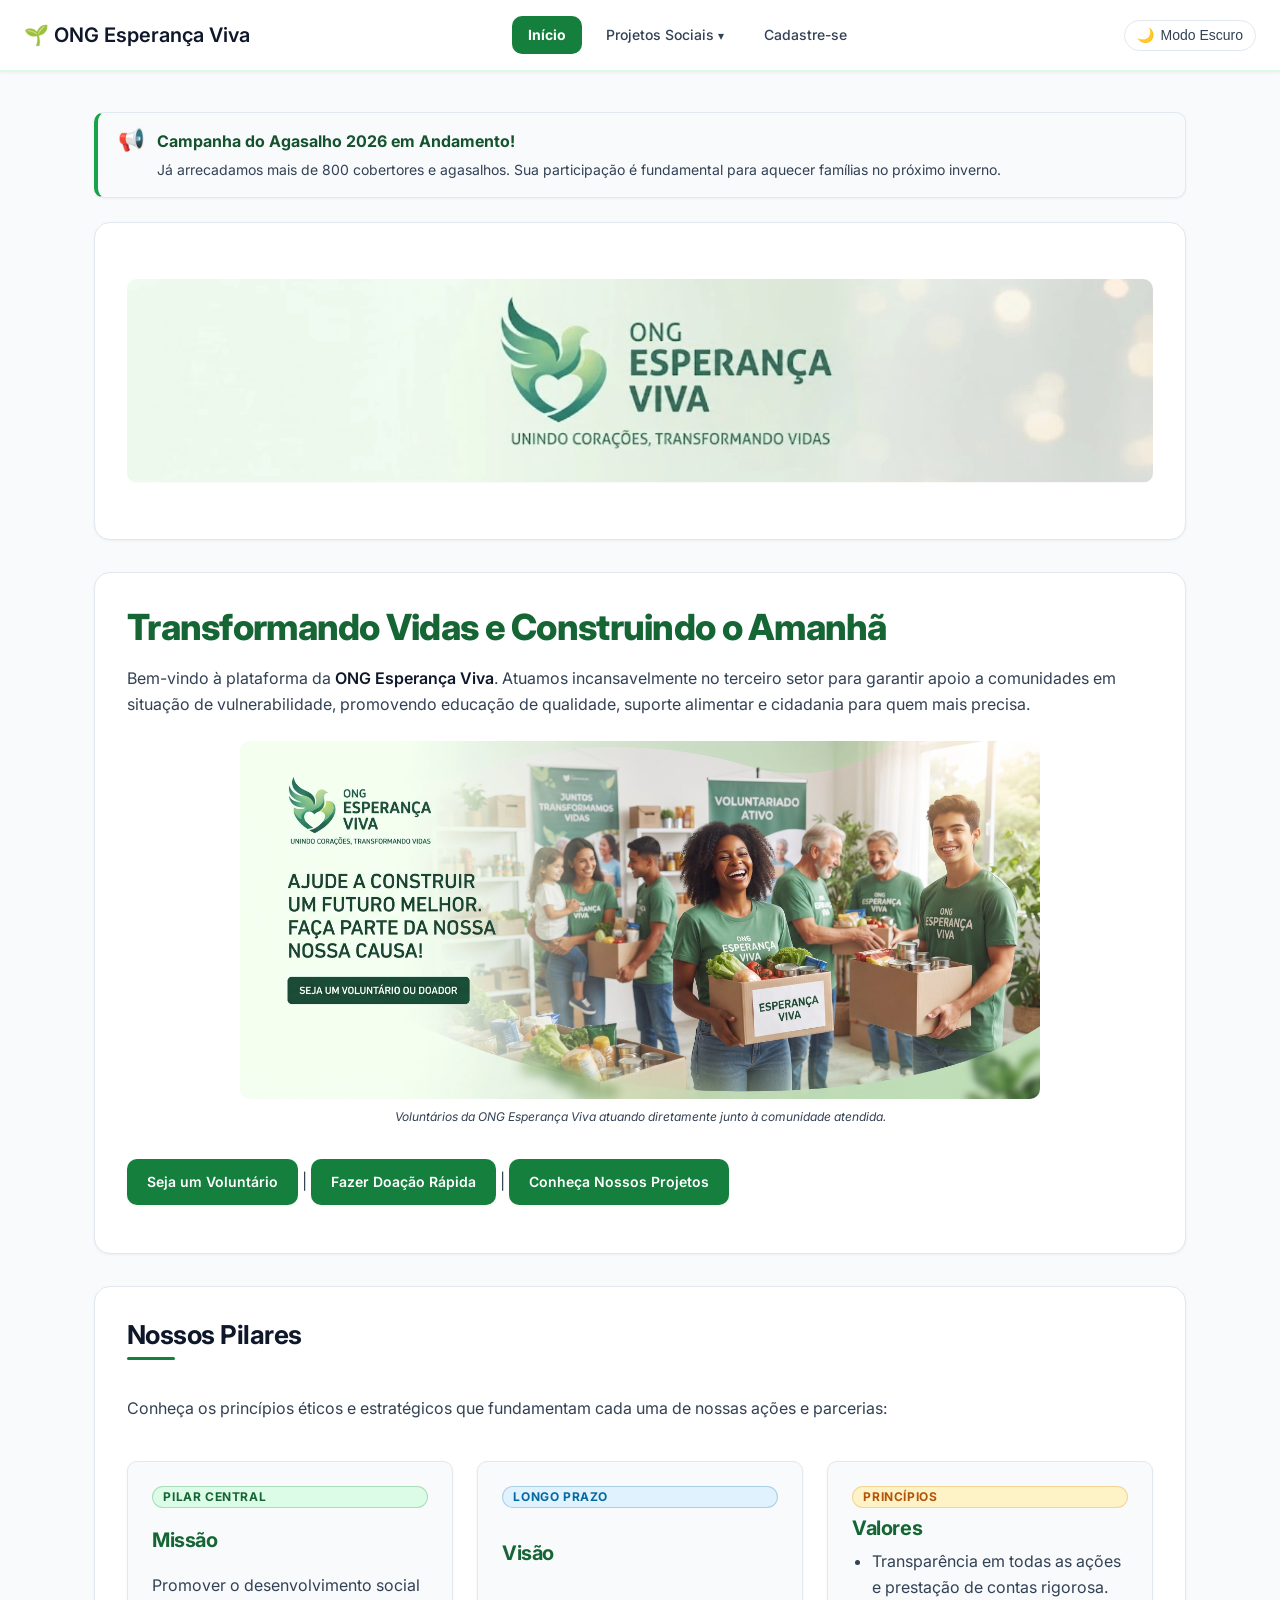
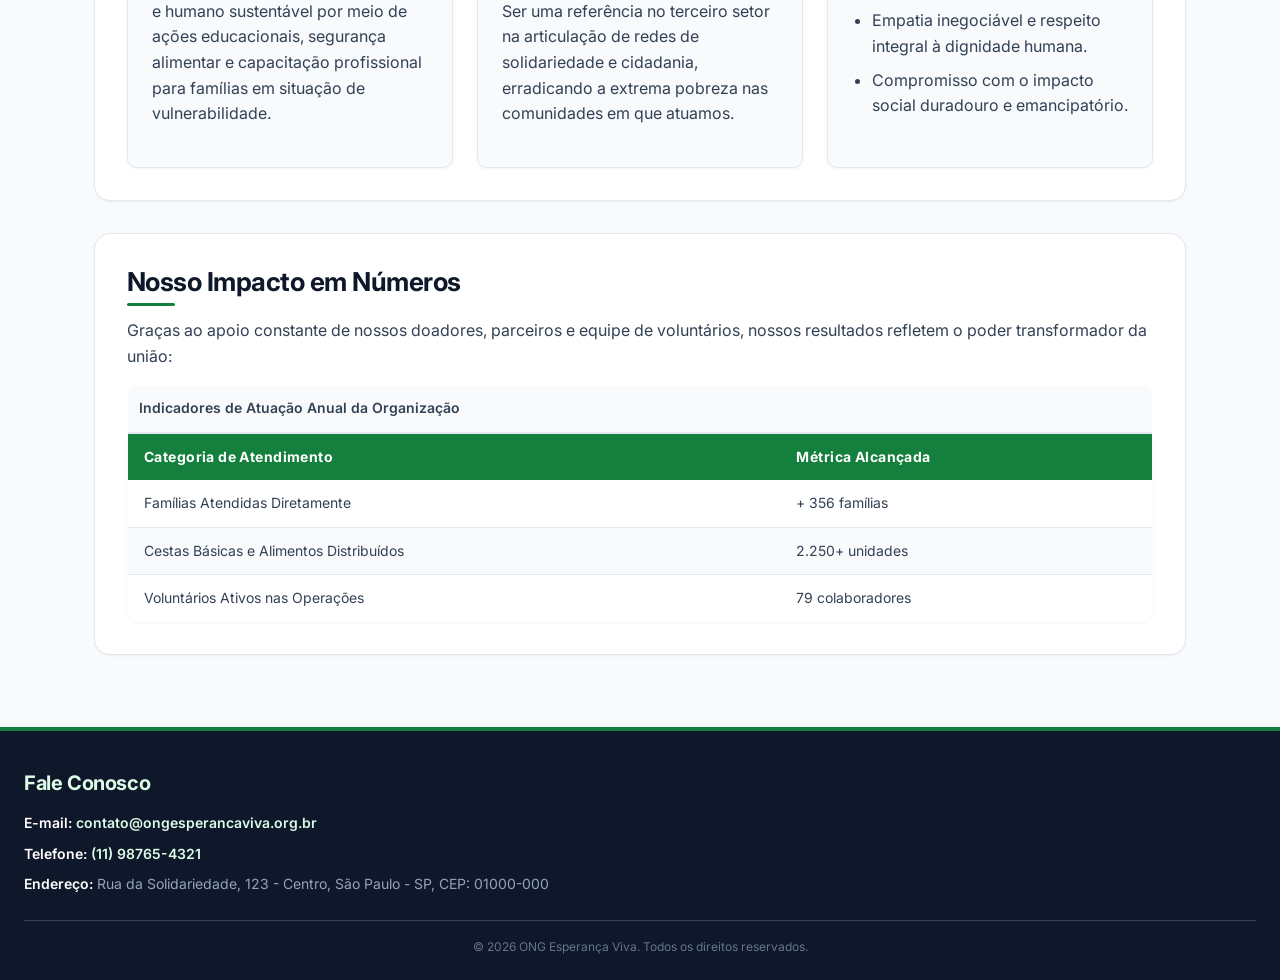
<file: index.html>
<!DOCTYPE html>
<html lang="pt-BR">
<head>
    <meta charset="UTF-8">
    <meta name="viewport" content="width=device-width, initial-scale=1.0">
    <meta name="description" content="Plataforma oficial da ONG Esperança Viva. Conectando voluntários e doadores para transformar vidas no terceiro setor através da educação e assistência social.">
    <title>Início | ONG Esperança Viva</title>
    <!-- Google Fonts: Inter -->
    <link rel="preconnect" href="https://fonts.googleapis.com">
    <link rel="preconnect" href="https://fonts.gstatic.com" crossorigin>
    <link href="https://fonts.googleapis.com/css2?family=Inter:wght@400;500;600;700;800&display=swap" rel="stylesheet">
    <!-- Folha de Estilos Global do Design System -->
    <link rel="stylesheet" href="css/style.css">
</head>
<body>

    <!-- Cabeçalho Institucional e Navegação Principal -->
    <header>
        <p><strong>🌱 ONG Esperança Viva</strong></p>
        <nav aria-label="Navegação Principal" class="main-nav">
            <!-- Controle do Menu Hambúrguer Mobile (100% CSS Nativo) -->
            <input type="checkbox" id="menu-toggle" class="menu-toggle" aria-label="Alternar Menu de Navegação">
            <label for="menu-toggle" class="menu-icon" aria-hidden="true">
                <span class="hamburger-bar"></span>
                <span class="hamburger-bar"></span>
                <span class="hamburger-bar"></span>
            </label>

            <!-- Lista de Navegação Principal -->
            <ul class="nav-list">
                <li><a href="index.html" aria-current="page">Início</a></li>
                <li class="dropdown">
                    <a href="projetos.html" class="dropdown-trigger">Projetos Sociais <span class="dropdown-arrow" aria-hidden="true">▾</span></a>
                    <ul class="dropdown-menu" aria-label="Submenu de Projetos Sociais">
                        <li><a href="projetos.html#educacao">Educação para o Futuro</a></li>
                        <li><a href="projetos.html#seguranca">Segurança Alimentar</a></li>
                        <li><a href="projetos.html#capacitacao">Capacitação Profissional</a></li>
                    </ul>
                </li>
                <li><a href="cadastro.html">Cadastre-se</a></li>
            </ul>
        </nav>

        <!-- Botão de Alternância de Tema Claro / Escuro -->
        <button type="button" id="theme-toggle" class="theme-toggle-btn" aria-label="Alternar para Modo Escuro">
            <span aria-hidden="true">🌙</span> Modo Escuro
        </button>
    </header>

    <!-- Conteúdo Principal da Página Inicial -->
    <main>

        <!-- Caixa de Alerta Semântica de Campanha Ativa -->
        <div class="alert alert-success" role="status">
            <span class="alert-icon" aria-hidden="true">📢</span>
            <div class="alert-content">
                <p class="alert-title">Campanha do Agasalho 2026 em Andamento!</p>
                <p class="alert-message">Já arrecadamos mais de 800 cobertores e agasalhos. Sua participação é fundamental para aquecer famílias no próximo inverno.</p>
            </div>
        </div>

        <!-- Banner Central Institucional -->
        <section aria-label="Banner de Destaque">
            <figure>
                <picture>
                    <source srcset="assets/banner.webp" type="image/webp">
                    <img src="assets/banner.jpg" alt="Banner oficial da ONG Esperança Viva com mensagem de solidariedade e transformação comunitária" width="1396" height="277" fetchpriority="high">
                </picture>
            </figure>
        </section>

        <!-- Seção de Apresentação com H1 Único -->
        <section id="apresentacao">
            <h1>Transformando Vidas e Construindo o Amanhã</h1>
            <p>Bem-vindo à plataforma da <strong>ONG Esperança Viva</strong>. Atuamos incansavelmente no terceiro setor para garantir apoio a comunidades em situação de vulnerabilidade, promovendo educação de qualidade, suporte alimentar e cidadania para quem mais precisa.</p>
            
            <figure>
                <picture>
                    <source srcset="assets/voluntario.webp" type="image/webp">
                    <img src="assets/voluntario.jpg" alt="Equipe de voluntários da ONG Esperança Viva reunida durante ação comunitária de acolhimento social" width="800" height="358" loading="lazy">
                </picture>
                <figcaption>Voluntários da ONG Esperança Viva atuando diretamente junto à comunidade atendida.</figcaption>
            </figure>

            <p>
                <a href="cadastro.html">Seja um Voluntário</a> | 
                <a href="#modal-doacao" data-modal-open>Fazer Doação Rápida</a> |
                <a href="projetos.html">Conheça Nossos Projetos</a>
            </p>
        </section>

        <!-- Seção de Pilares Institucionais -->
        <section id="missao-visao-valores">
            <h2>Nossos Pilares</h2>
            <p>Conheça os princípios éticos e estratégicos que fundamentam cada uma de nossas ações e parcerias:</p>
            
            <article>
                <span class="badge badge-success">Pilar Central</span>
                <h3>Missão</h3>
                <p>Promover o desenvolvimento social e humano sustentável por meio de ações educacionais, segurança alimentar e capacitação profissional para famílias em situação de vulnerabilidade.</p>
            </article>

            <article>
                <span class="badge badge-info">Longo Prazo</span>
                <h3>Visão</h3>
                <p>Ser uma referência no terceiro setor na articulação de redes de solidariedade e cidadania, erradicando a extrema pobreza nas comunidades em que atuamos.</p>
            </article>

            <article>
                <span class="badge badge-warning">Princípios</span>
                <h3>Valores</h3>
                <ul>
                    <li>Transparência em todas as ações e prestação de contas rigorosa.</li>
                    <li>Empatia inegociável e respeito integral à dignidade humana.</li>
                    <li>Compromisso com o impacto social duradouro e emancipatório.</li>
                </ul>
            </article>
        </section>

        <!-- Seção de Impacto Social com Tabela Semântica -->
        <section id="impacto">
            <h2>Nosso Impacto em Números</h2>
            <p>Graças ao apoio constante de nossos doadores, parceiros e equipe de voluntários, nossos resultados refletem o poder transformador da união:</p>
            
            <table>
                <caption>Indicadores de Atuação Anual da Organização</caption>
                <thead>
                    <tr>
                        <th scope="col">Categoria de Atendimento</th>
                        <th scope="col">Métrica Alcançada</th>
                    </tr>
                </thead>
                <tbody>
                    <tr>
                        <td>Famílias Atendidas Diretamente</td>
                        <td><span class="impact-value" data-counter="1500" data-prefix="+ " data-suffix=" famílias">+ 1.500 famílias</span></td>
                    </tr>
                    <tr>
                        <td>Cestas Básicas e Alimentos Distribuídos</td>
                        <td><span class="impact-value" data-counter="10000" data-suffix="+ unidades">10.000+ unidades</span></td>
                    </tr>
                    <tr>
                        <td>Voluntários Ativos nas Operações</td>
                        <td><span class="impact-value" data-counter="350" data-suffix=" colaboradores">350 colaboradores</span></td>
                    </tr>
                </tbody>
            </table>
        </section>

    </main>

    <!-- Notificação Flutuante Toast de Atualização -->
    <div class="toast-container" aria-live="polite" aria-atomic="true" aria-hidden="true">
        <div class="toast" role="status">
            <span class="toast-icon" aria-hidden="true">🔔</span>
            <div class="toast-body">
                <p class="toast-title">Novas Vagas de Voluntariado</p>
                <p class="toast-message">Inscrições abertas para a oficina de letramento digital.</p>
            </div>
            <button type="button" class="toast-close" aria-label="Fechar notificação">&times;</button>
        </div>
    </div>

    <!-- Janela Modal de Doação Rápida -->
    <div id="modal-doacao" class="modal-overlay" role="dialog" aria-modal="true" aria-labelledby="modal-titulo" aria-hidden="true" hidden>
        <div class="modal-card">
            <div class="modal-header">
                <h3 id="modal-titulo">Apoie a ONG Esperança Viva</h3>
                <button type="button" class="modal-close-btn" data-modal-close aria-label="Fechar janela modal">&times;</button>
            </div>
            <div class="modal-body">
                <p>Sua doação garante alimentação, material escolar e cursos profissionalizantes para famílias em vulnerabilidade social.</p>
                <div class="alert alert-info">
                    <span class="alert-icon" aria-hidden="true">💡</span>
                    <div class="alert-content">
                        <p class="alert-title">Chave PIX Oficial (CNPJ):</p>
                        <p class="alert-message"><strong id="pix-chave">12.345.678/0001-90</strong></p>
                    </div>
                </div>
            </div>
            <div class="modal-footer">
                <button type="button" class="btn-modal-cancel" data-modal-close>Voltar</button>
                <button type="button" class="btn-copy-pix" data-copy-pix data-pix-value="12.345.678/0001-90">Copiar chave PIX</button>
                <a href="cadastro.html" class="btn-modal-confirm">Quero ser Doador Mensal</a>
            </div>
        </div>
    </div>

    <!-- Rodapé Institucional -->
    <footer>
        <h3>Fale Conosco</h3>
        <address>
            <p><strong>E-mail:</strong> <a href="mailto:contato@ongesperancaviva.org.br">contato@ongesperancaviva.org.br</a></p>
            <p><strong>Telefone:</strong> <a href="tel:+5511987654321">(11) 98765-4321</a></p>
            <p><strong>Endereço:</strong> Rua da Solidariedade, 123 - Centro, São Paulo - SP, CEP: 01000-000</p>
        </address>
        <p>&copy; <span data-current-year>2026</span> ONG Esperança Viva. Todos os direitos reservados.</p>
    </footer>

    <script src="js/main.js" defer></script>
</body>
</html>
</file>
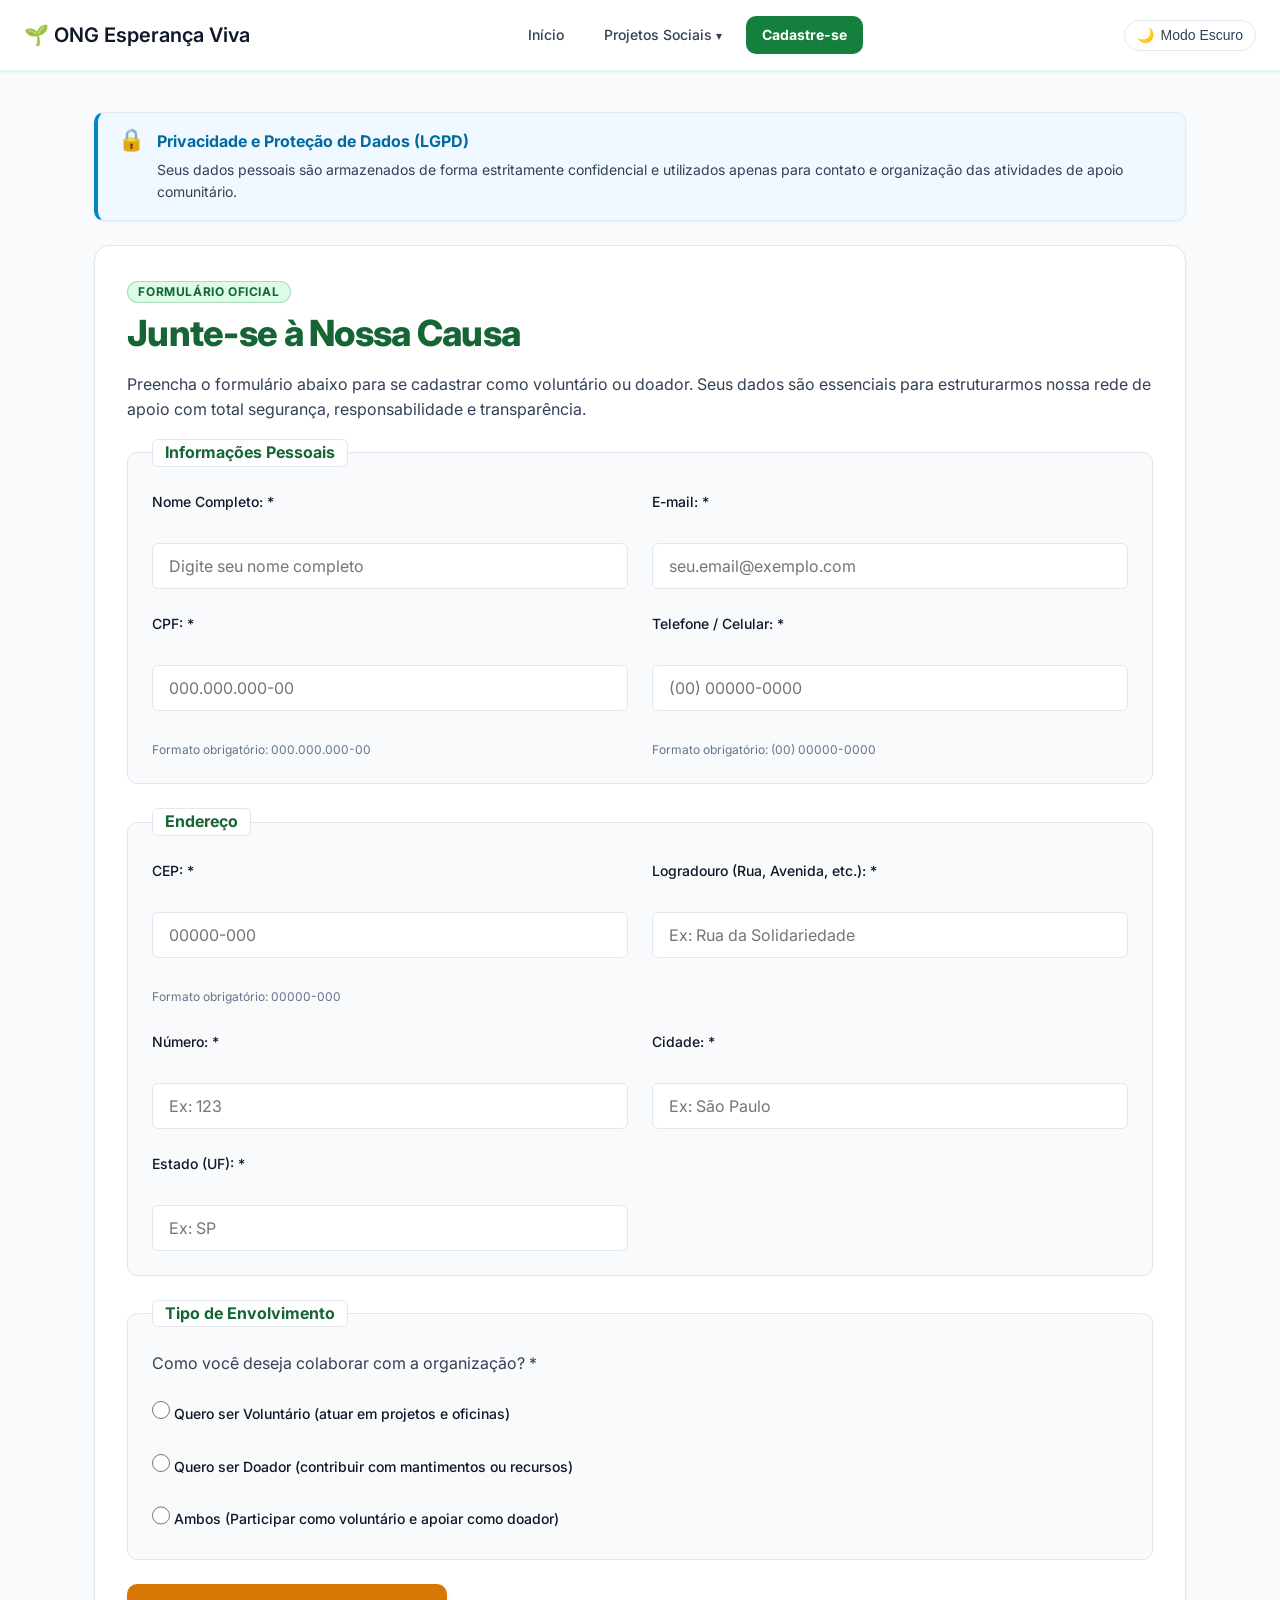
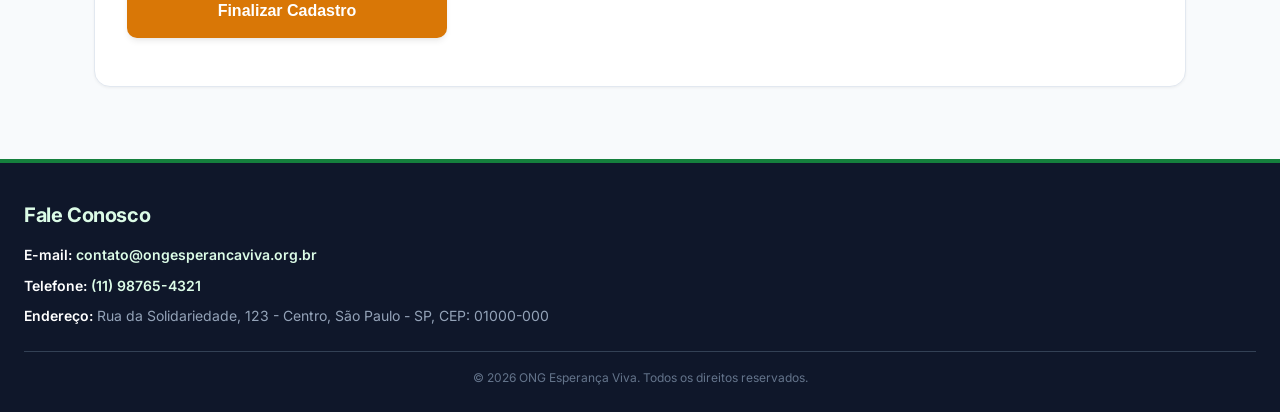
<file: cadastro.html>
<!DOCTYPE html>
<html lang="pt-BR">
<head>
    <meta charset="UTF-8">
    <meta name="viewport" content="width=device-width, initial-scale=1.0">
    <meta name="description" content="Faça seu cadastro como voluntário ou doador na ONG Esperança Viva e contribua para o desenvolvimento social e educacional de comunidades carentes.">
    <title>Cadastro | ONG Esperança Viva</title>
    <!-- Google Fonts: Inter -->
    <link rel="preconnect" href="https://fonts.googleapis.com">
    <link rel="preconnect" href="https://fonts.gstatic.com" crossorigin>
    <link href="https://fonts.googleapis.com/css2?family=Inter:wght@400;500;600;700;800&display=swap" rel="stylesheet">
    <!-- Folha de Estilos Global do Design System -->
    <link rel="stylesheet" href="css/style.css">
</head>
<body>

    <!-- Cabeçalho Institucional e Navegação Principal -->
    <header>
        <p><strong>🌱 ONG Esperança Viva</strong></p>
        <nav aria-label="Navegação Principal" class="main-nav">
            <!-- Controle do Menu Hambúrguer Mobile (100% CSS Nativo) -->
            <input type="checkbox" id="menu-toggle" class="menu-toggle" aria-label="Alternar Menu de Navegação">
            <label for="menu-toggle" class="menu-icon" aria-hidden="true">
                <span class="hamburger-bar"></span>
                <span class="hamburger-bar"></span>
                <span class="hamburger-bar"></span>
            </label>

            <!-- Lista de Navegação Principal -->
            <ul class="nav-list">
                <li><a href="index.html">Início</a></li>
                <li class="dropdown">
                    <a href="projetos.html" class="dropdown-trigger">Projetos Sociais <span class="dropdown-arrow" aria-hidden="true">▾</span></a>
                    <ul class="dropdown-menu" aria-label="Submenu de Projetos Sociais">
                        <li><a href="projetos.html#educacao">Educação para o Futuro</a></li>
                        <li><a href="projetos.html#seguranca">Segurança Alimentar</a></li>
                        <li><a href="projetos.html#capacitacao">Capacitação Profissional</a></li>
                    </ul>
                </li>
                <li><a href="cadastro.html" aria-current="page">Cadastre-se</a></li>
            </ul>
        </nav>

        <!-- Botão de Alternância de Tema Claro / Escuro -->
        <button type="button" id="theme-toggle" class="theme-toggle-btn" aria-label="Alternar para Modo Escuro">
            <span aria-hidden="true">🌙</span> Modo Escuro
        </button>
    </header>

    <!-- Conteúdo Principal da Página com Formulário Semântico -->
    <main>
        <!-- Caixa de Alerta de Privacidade e Segurança LGPD -->
        <div class="alert alert-info" role="status">
            <span class="alert-icon" aria-hidden="true">🔒</span>
            <div class="alert-content">
                <p class="alert-title">Privacidade e Proteção de Dados (LGPD)</p>
                <p class="alert-message">Seus dados pessoais são armazenados de forma estritamente confidencial e utilizados apenas para contato e organização das atividades de apoio comunitário.</p>
            </div>
        </div>

        <section id="secao-cadastro">
            <span class="badge badge-success">Formulário Oficial</span>
            <h1>Junte-se à Nossa Causa</h1>
            <p>Preencha o formulário abaixo para se cadastrar como voluntário ou doador. Seus dados são essenciais para estruturarmos nossa rede de apoio com total segurança, responsabilidade e transparência.</p>

            <form action="#" method="POST">
                
                <!-- Bloco 1: Informações Pessoais -->
                <fieldset>
                    <legend>Informações Pessoais</legend>
                    
                    <p>
                        <label for="nome">Nome Completo: *</label><br>
                        <input type="text" id="nome" name="nome" placeholder="Digite seu nome completo" required minlength="3" autocomplete="name">
                    </p>

                    <p>
                        <label for="email">E-mail: *</label><br>
                        <input type="email" id="email" name="email" placeholder="seu.email@exemplo.com" required autocomplete="email">
                    </p>

                    <p>
                        <label for="cpf">CPF: *</label><br>
                        <input type="text" id="cpf" name="cpf" placeholder="000.000.000-00" pattern="\d{3}\.\d{3}\.\d{3}-\d{2}" title="Digite o CPF no formato 000.000.000-00" required inputmode="numeric"><br>
                        <small>Formato obrigatório: 000.000.000-00</small>
                    </p>

                    <p>
                        <label for="telefone">Telefone / Celular: *</label><br>
                        <input type="tel" id="telefone" name="telefone" placeholder="(00) 00000-0000" pattern="\(\d{2}\)\s\d{5}-\d{4}" title="Digite o telefone no formato (00) 00000-0000" required autocomplete="tel"><br>
                        <small>Formato obrigatório: (00) 00000-0000</small>
                    </p>
                </fieldset>

                <!-- Bloco 2: Endereço -->
                <fieldset>
                    <legend>Endereço</legend>
                    
                    <p>
                        <label for="cep">CEP: *</label><br>
                        <input type="text" id="cep" name="cep" placeholder="00000-000" pattern="\d{5}-\d{3}" title="Digite o CEP no formato 00000-000" required inputmode="numeric"><br>
                        <small>Formato obrigatório: 00000-000</small>
                    </p>

                    <p>
                        <label for="endereco">Logradouro (Rua, Avenida, etc.): *</label><br>
                        <input type="text" id="endereco" name="endereco" placeholder="Ex: Rua da Solidariedade" required autocomplete="street-address">
                    </p>

                    <p>
                        <label for="numero">Número: *</label><br>
                        <input type="text" id="numero" name="numero" placeholder="Ex: 123" required>
                    </p>

                    <p>
                        <label for="cidade">Cidade: *</label><br>
                        <input type="text" id="cidade" name="cidade" placeholder="Ex: São Paulo" required autocomplete="address-level2">
                    </p>

                    <p>
                        <label for="estado">Estado (UF): *</label><br>
                        <input type="text" id="estado" name="estado" placeholder="Ex: SP" required maxlength="2" pattern="[A-Za-z]{2}" title="Digite a sigla do estado com 2 letras (ex: SP)">
                    </p>
                </fieldset>

                <!-- Bloco 3: Tipo de Envolvimento -->
                <fieldset>
                    <legend>Tipo de Envolvimento</legend>
                    
                    <p>Como você deseja colaborar com a organização? *</p>
                    
                    <p>
                        <label for="tipo-voluntario">
                            <input type="radio" id="tipo-voluntario" name="tipo_envolvimento" value="voluntario" required> Quero ser Voluntário (atuar em projetos e oficinas)
                        </label>
                    </p>
                    
                    <p>
                        <label for="tipo-doador">
                            <input type="radio" id="tipo-doador" name="tipo_envolvimento" value="doador" required> Quero ser Doador (contribuir com mantimentos ou recursos)
                        </label>
                    </p>
                    
                    <p>
                        <label for="tipo-ambos">
                            <input type="radio" id="tipo-ambos" name="tipo_envolvimento" value="ambos" required> Ambos (Participar como voluntário e apoiar como doador)
                        </label>
                    </p>
                </fieldset>

                <!-- Botão de Envio do Formulário -->
                <p>
                    <button type="submit">Finalizar Cadastro</button>
                </p>

            </form>
        </section>
    </main>

    <!-- Rodapé Institucional -->
    <footer>
        <h3>Fale Conosco</h3>
        <address>
            <p><strong>E-mail:</strong> <a href="mailto:contato@ongesperancaviva.org.br">contato@ongesperancaviva.org.br</a></p>
            <p><strong>Telefone:</strong> <a href="tel:+5511987654321">(11) 98765-4321</a></p>
            <p><strong>Endereço:</strong> Rua da Solidariedade, 123 - Centro, São Paulo - SP, CEP: 01000-000</p>
        </address>
        <p>&copy; <span data-current-year>2026</span> ONG Esperança Viva. Todos os direitos reservados.</p>
    </footer>

    <script src="js/main.js" defer></script>
</body>
</html>
</file>
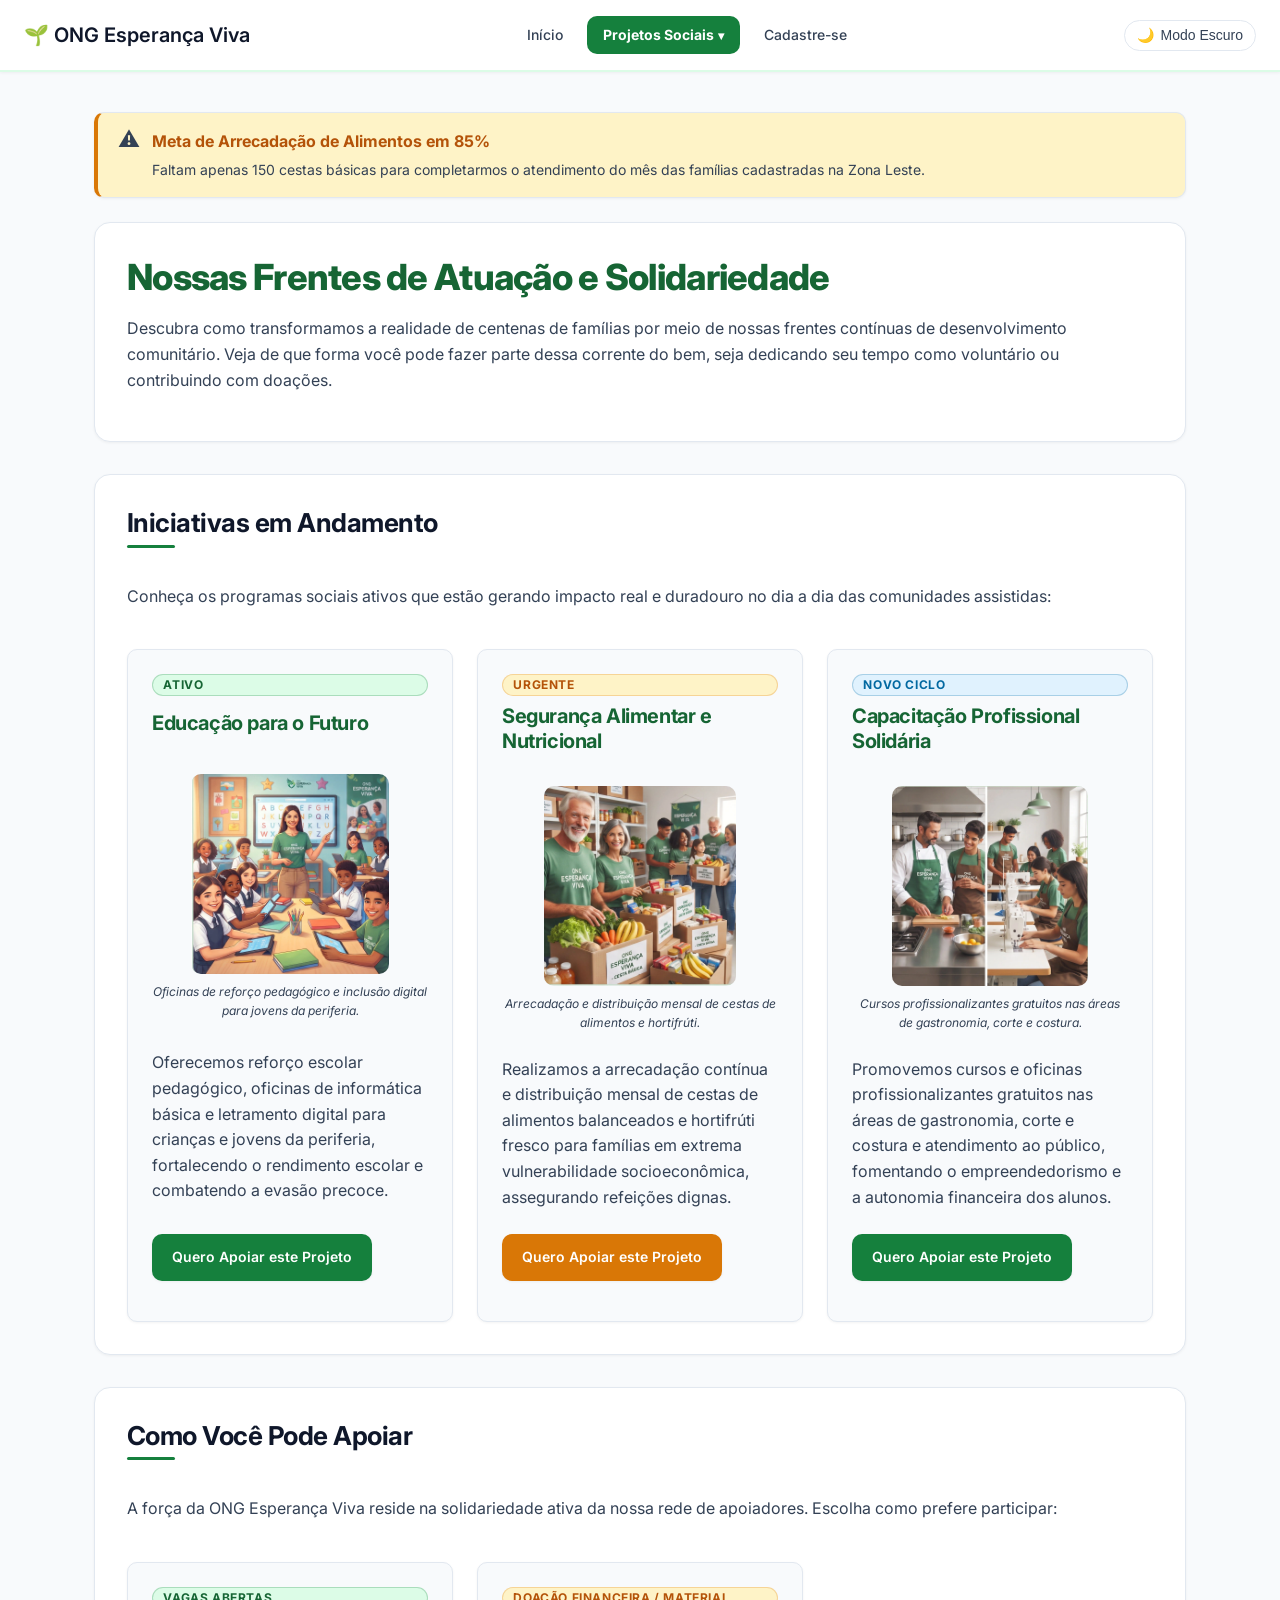
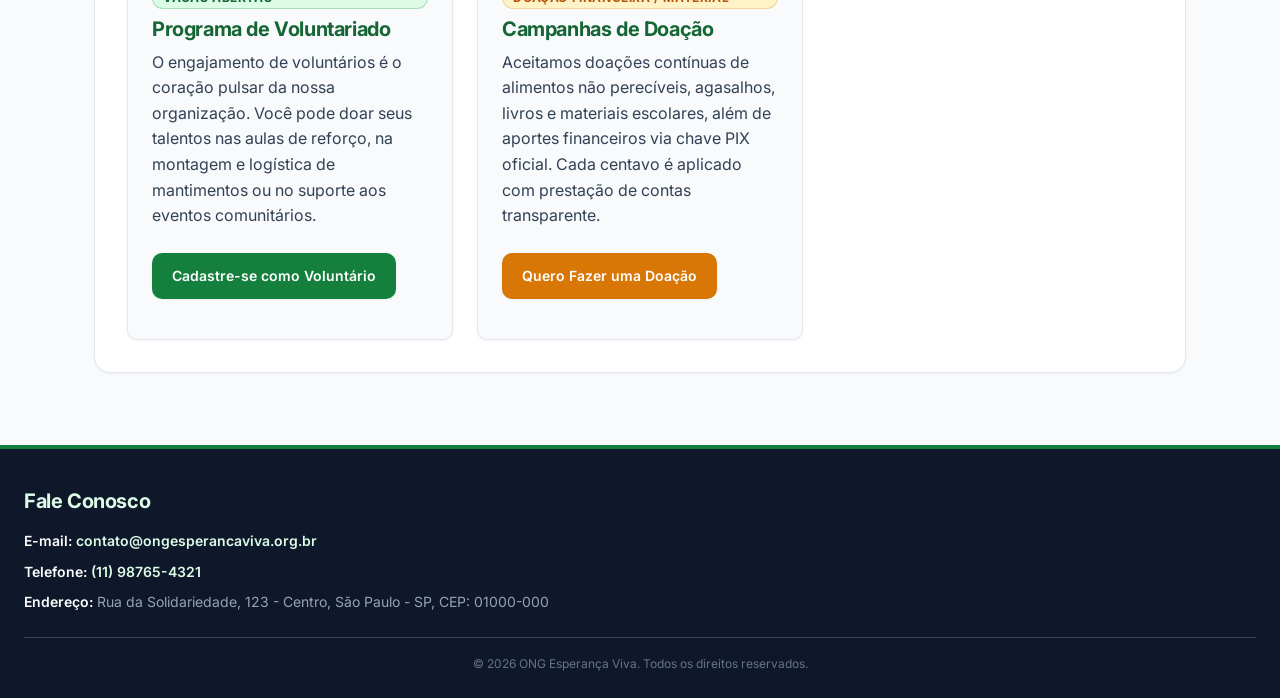
<file: projetos.html>
<!DOCTYPE html>
<html lang="pt-BR">
<head>
    <meta charset="UTF-8">
    <meta name="viewport" content="width=device-width, initial-scale=1.0">
    <meta name="description" content="Conheça os projetos sociais, iniciativas de educação, segurança alimentar, capacitação profissional e oportunidades de voluntariado da ONG Esperança Viva.">
    <title>Projetos Sociais | ONG Esperança Viva</title>
    <!-- Google Fonts: Inter -->
    <link rel="preconnect" href="https://fonts.googleapis.com">
    <link rel="preconnect" href="https://fonts.gstatic.com" crossorigin>
    <link href="https://fonts.googleapis.com/css2?family=Inter:wght@400;500;600;700;800&display=swap" rel="stylesheet">
    <!-- Folha de Estilos Global do Design System -->
    <link rel="stylesheet" href="css/style.css">
</head>
<body>

    <!-- Cabeçalho Institucional e Navegação Principal -->
    <header>
        <p><strong>🌱 ONG Esperança Viva</strong></p>
        <nav aria-label="Navegação Principal" class="main-nav">
            <!-- Controle do Menu Hambúrguer Mobile (100% CSS Nativo) -->
            <input type="checkbox" id="menu-toggle" class="menu-toggle" aria-label="Alternar Menu de Navegação">
            <label for="menu-toggle" class="menu-icon" aria-hidden="true">
                <span class="hamburger-bar"></span>
                <span class="hamburger-bar"></span>
                <span class="hamburger-bar"></span>
            </label>

            <!-- Lista de Navegação Principal -->
            <ul class="nav-list">
                <li><a href="index.html">Início</a></li>
                <li class="dropdown">
                    <a href="projetos.html" class="dropdown-trigger" aria-current="page">Projetos Sociais <span class="dropdown-arrow" aria-hidden="true">▾</span></a>
                    <ul class="dropdown-menu" aria-label="Submenu de Projetos Sociais">
                        <li><a href="projetos.html#educacao">Educação para o Futuro</a></li>
                        <li><a href="projetos.html#seguranca">Segurança Alimentar</a></li>
                        <li><a href="projetos.html#capacitacao">Capacitação Profissional</a></li>
                    </ul>
                </li>
                <li><a href="cadastro.html">Cadastre-se</a></li>
            </ul>
        </nav>

        <!-- Botão de Alternância de Tema Claro / Escuro -->
        <button type="button" id="theme-toggle" class="theme-toggle-btn" aria-label="Alternar para Modo Escuro">
            <span aria-hidden="true">🌙</span> Modo Escuro
        </button>
    </header>

    <!-- Conteúdo Principal da Página de Projetos -->
    <main>
        
        <!-- Caixa de Alerta de Mobilização Comunitária -->
        <div class="alert alert-warning" role="status">
            <span class="alert-icon" aria-hidden="true">⚠️</span>
            <div class="alert-content">
                <p class="alert-title">Meta de Arrecadação de Alimentos em 85%</p>
                <p class="alert-message">Faltam apenas 150 cestas básicas para completarmos o atendimento do mês das famílias cadastradas na Zona Leste.</p>
            </div>
        </div>

        <!-- Cabeçalho da Página com Título Principal H1 -->
        <section id="cabecalho-projetos">
            <h1>Nossas Frentes de Atuação e Solidariedade</h1>
            <p>Descubra como transformamos a realidade de centenas de famílias por meio de nossas frentes contínuas de desenvolvimento comunitário. Veja de que forma você pode fazer parte dessa corrente do bem, seja dedicando seu tempo como voluntário ou contribuindo com doações.</p>
        </section>

        <!-- Seção de Projetos em Andamento com Estruturas Semânticas Article -->
        <section id="frentes-acao">
            <h2>Iniciativas em Andamento</h2>
            <p>Conheça os programas sociais ativos que estão gerando impacto real e duradouro no dia a dia das comunidades assistidas:</p>
            
            <!-- Iniciativa 1 -->
            <article id="educacao">
                <span class="badge badge-success">Ativo</span>
                <h3>Educação para o Futuro</h3>
                <figure>
                    <picture>
                        <source srcset="assets/educacao.webp" type="image/webp">
                        <img src="assets/educacao.jpg" alt="Crianças e jovens em sala de aula participando de atividades de reforço escolar e letramento digital" width="400" loading="lazy">
                    </picture>
                    <figcaption>Oficinas de reforço pedagógico e inclusão digital para jovens da periferia.</figcaption>
                </figure>
                <p>Oferecemos reforço escolar pedagógico, oficinas de informática básica e letramento digital para crianças e jovens da periferia, fortalecendo o rendimento escolar e combatendo a evasão precoce.</p>
                <p><a href="cadastro.html">Quero Apoiar este Projeto</a></p>
            </article>

            <!-- Iniciativa 2 -->
            <article id="seguranca">
                <span class="badge badge-warning">Urgente</span>
                <h3>Segurança Alimentar e Nutricional</h3>
                <figure>
                    <picture>
                        <source srcset="assets/seguranca.webp" type="image/webp">
                        <img src="assets/seguranca.jpg" alt="Cestas de alimentos e hortifrúti fresco prontas para distribuição às famílias cadastradas" width="400" loading="lazy">
                    </picture>
                    <figcaption>Arrecadação e distribuição mensal de cestas de alimentos e hortifrúti.</figcaption>
                </figure>
                <p>Realizamos a arrecadação contínua e distribuição mensal de cestas de alimentos balanceados e hortifrúti fresco para famílias em extrema vulnerabilidade socioeconômica, assegurando refeições dignas.</p>
                <p><a href="cadastro.html">Quero Apoiar este Projeto</a></p>
            </article>

            <!-- Iniciativa 3 -->
            <article id="capacitacao">
                <span class="badge badge-info">Novo Ciclo</span>
                <h3>Capacitação Profissional Solidária</h3>
                <figure>
                    <picture>
                        <source srcset="assets/capacitacao.webp" type="image/webp">
                        <img src="assets/capacitacao.jpg" alt="Alunos participando de oficina prática de formação e capacitação técnica profissionalizante" width="400" loading="lazy">
                    </picture>
                    <figcaption>Cursos profissionalizantes gratuitos nas áreas de gastronomia, corte e costura.</figcaption>
                </figure>
                <p>Promovemos cursos e oficinas profissionalizantes gratuitos nas áreas de gastronomia, corte e costura e atendimento ao público, fomentando o empreendedorismo e a autonomia financeira dos alunos.</p>
                <p><a href="cadastro.html">Quero Apoiar este Projeto</a></p>
            </article>

        </section>

        <!-- Seção de Engajamento: Voluntariado e Doações -->
        <section id="engajamento">
            <h2>Como Você Pode Apoiar</h2>
            <p>A força da ONG Esperança Viva reside na solidariedade ativa da nossa rede de apoiadores. Escolha como prefere participar:</p>
            
            <!-- Artigo de Voluntariado -->
            <article>
                <span class="badge badge-success">Vagas Abertas</span>
                <h3>Programa de Voluntariado</h3>
                <p>O engajamento de voluntários é o coração pulsar da nossa organização. Você pode doar seus talentos nas aulas de reforço, na montagem e logística de mantimentos ou no suporte aos eventos comunitários.</p>
                <p><a href="cadastro.html">Cadastre-se como Voluntário</a></p>
            </article>

            <!-- Artigo de Doações -->
            <article>
                <span class="badge badge-warning">Doação Financeira / Material</span>
                <h3>Campanhas de Doação</h3>
                <p>Aceitamos doações contínuas de alimentos não perecíveis, agasalhos, livros e materiais escolares, além de aportes financeiros via chave PIX oficial. Cada centavo é aplicado com prestação de contas transparente.</p>
                <p><a href="cadastro.html">Quero Fazer uma Doação</a></p>
            </article>

        </section>

    </main>

    <!-- Rodapé Institucional -->
    <footer>
        <h3>Fale Conosco</h3>
        <address>
            <p><strong>E-mail:</strong> <a href="mailto:contato@ongesperancaviva.org.br">contato@ongesperancaviva.org.br</a></p>
            <p><strong>Telefone:</strong> <a href="tel:+5511987654321">(11) 98765-4321</a></p>
            <p><strong>Endereço:</strong> Rua da Solidariedade, 123 - Centro, São Paulo - SP, CEP: 01000-000</p>
        </address>
        <p>&copy; <span data-current-year>2026</span> ONG Esperança Viva. Todos os direitos reservados.</p>
    </footer>

    <script src="js/main.js" defer></script>
</body>
</html>
</file>
<file: css/style.css>
/* ==========================================================================
   ONG ESPERANÇA VIVA - DESIGN SYSTEM & FOLHA DE ESTILOS GLOBAIS (v1.0.0)
   Arquitetura de Variáveis CSS, CSS Grid (12 Colunas) e Flexbox
   Aderente às Normas W3C e Critérios de Acessibilidade WCAG 2.1 (AA/AAA)
   ========================================================================== */

/* --------------------------------------------------------------------------
   1. DESIGN TOKENS (:root)
   -------------------------------------------------------------------------- */
:root {
  /* --- PALETA DE CORES (12 Cores / Categorias Primárias, Secundárias e Neutras) --- */
  
  /* Primárias (Identidade Visual, Esperança e Sustentabilidade Social) */
  --color-primary: #15803D;          /* Verde Floresta Principal (Contraste 5.8:1 sobre branco) */
  --color-primary-dark: #166534;     /* Verde Escuro para Títulos e Ênfases */
  --color-primary-light: #DCFCE7;    /* Verde Suave para Fundos de Destaque e Badges */
  --color-primary-hover: #14532D;    /* Verde Profundo para Estados de Interação :hover/:focus */

  /* Secundárias / Acento (Calor Humano, Engajamento e Doações) */
  --color-secondary: #D97706;        /* Âmbar / Laranja Ouro para Botões de Ação e Doações */
  --color-secondary-dark: #B45309;   /* Âmbar Escuro para Hover */
  --color-secondary-light: #FEF3C7;  /* Amarelo Acolhedor para Alertas e Realces */

  /* Tons Neutros e Superfícies (Legibilidade e Hierarquia Visual) */
  --color-neutral-bg: #F8FAFC;       /* Cinza Gelo Claro para Fundo Geral da Página */
  --color-neutral-surface: #FFFFFF;  /* Branco Puro para Superfícies de Cards e Menus */
  --color-neutral-border: #E2E8F0;   /* Cinza Claro para Bordas e Linhas Divisórias */
  --color-neutral-text: #334155;     /* Cinza Ardósia Escuro para Texto Corrido (Contraste 7.5:1) */
  --color-neutral-heading: #0F172A;  /* Preto Azulado Profundo para Headings H1-H3 (Contraste 14:1) */

  /* Feedback e Status */
  --color-danger: #DC2626;           /* Vermelho para Erros e Asteriscos de Campos Obrigatórios */
  --color-success: #16A34A;          /* Verde para Confirmações e Sucessos */

  /* --- ESCALA TIPOGRÁFICA MODULAR (5+ Patamares Hierárquicos com Base em rem) --- */
  --font-family-base: 'Inter', -apple-system, BlinkMacSystemFont, 'Segoe UI', Roboto, Helvetica, Arial, sans-serif;
  
  --font-size-xs: 0.75rem;           /* 12px - Legendas, Figcaptions e Small */
  --font-size-sm: 0.875rem;          /* 14px - Labels de Formulário, Itens de Tabela e Metadados */
  --font-size-md: 1rem;              /* 16px - Tamanho Base de Leitura (Body, Parágrafos, Links) */
  --font-size-lg: 1.25rem;           /* 20px - Títulos de Terceiro Nível (H3) e Destaques */
  --font-size-xl: 1.625rem;          /* 26px - Títulos de Seção de Segundo Nível (H2) */
  --font-size-2xl: 2.25rem;          /* 36px - Título Mestre Principal da Página (H1) */

  --font-weight-normal: 400;
  --font-weight-medium: 500;
  --font-weight-semibold: 600;
  --font-weight-bold: 700;
  --font-weight-extrabold: 800;

  --line-height-tight: 1.25;
  --line-height-base: 1.6;
  --line-height-loose: 1.75;

  /* --- ESCALA DE ESPAÇAMENTOS MODULARES (Base 8px / 4px) --- */
  --space-1: 0.25rem;                /* 4px */
  --space-2: 0.5rem;                 /* 8px */
  --space-3: 0.75rem;                /* 12px */
  --space-4: 1rem;                   /* 16px */
  --space-5: 1.25rem;                /* 20px */
  --space-6: 1.5rem;                 /* 24px */
  --space-8: 2rem;                   /* 32px */
  --space-10: 2.5rem;                /* 40px */
  --space-12: 3rem;                  /* 48px */
  --space-16: 4rem;                  /* 64px */

  /* --- BORDAS, SOMBRAS E TRANSIÇÕES --- */
  --radius-sm: 6px;
  --radius-md: 10px;
  --radius-lg: 16px;
  --radius-full: 9999px;

  --shadow-sm: 0 1px 3px rgba(0, 0, 0, 0.05);
  --shadow-md: 0 4px 6px -1px rgba(0, 0, 0, 0.08), 0 2px 4px -2px rgba(0, 0, 0, 0.04);
  --shadow-lg: 0 10px 15px -3px rgba(0, 0, 0, 0.08), 0 4px 6px -4px rgba(0, 0, 0, 0.02);

  --transition-fast: all 0.15s ease;
  --transition-normal: all 0.25s ease;
  
  --max-width-container: 1140px;
}

/* --- MODO ESCURO NATIVO (WCAG 2.1 - prefers-color-scheme: dark & classe manual .dark-mode) --- */
@media (prefers-color-scheme: dark) {
  :root:not(.light-mode) {
    --color-primary: #4ADE80;          /* Verde Claro vibrante para alto contraste em fundo escuro */
    --color-primary-dark: #86EFAC;
    --color-primary-light: #14532D;
    --color-primary-hover: #22C55E;

    --color-secondary: #FBBF24;        /* Âmbar Claro para botões e CTAs */
    --color-secondary-dark: #F59E0B;
    --color-secondary-light: #78350F;

    --color-neutral-bg: #0F172A;       /* Fundo principal escuro profundo */
    --color-neutral-surface: #1E293B;  /* Superfície de cards e modais em ardósia escuro */
    --color-neutral-border: #334155;   /* Bordas com contraste suave */
    --color-neutral-text: #E2E8F0;     /* Texto corrido em cinza claro (Contraste > 9:1) */
    --color-neutral-heading: #F8FAFC;  /* Títulos em branco gelo (Contraste > 15:1) */
  }
}

html.dark-mode {
  --color-primary: #4ADE80;
  --color-primary-dark: #86EFAC;
  --color-primary-light: #14532D;
  --color-primary-hover: #22C55E;

  --color-secondary: #FBBF24;
  --color-secondary-dark: #F59E0B;
  --color-secondary-light: #78350F;

  --color-neutral-bg: #0F172A;
  --color-neutral-surface: #1E293B;
  --color-neutral-border: #334155;
  --color-neutral-text: #E2E8F0;
  --color-neutral-heading: #F8FAFC;
}

/* Botão de Alternância de Tema Claro/Escuro */
.theme-toggle-btn {
  background: transparent;
  border: 1px solid var(--color-neutral-border);
  color: var(--color-neutral-text);
  padding: 0.4rem 0.75rem;
  border-radius: var(--radius-full);
  cursor: pointer;
  display: inline-flex;
  align-items: center;
  gap: 0.4rem;
  font-size: var(--font-size-sm);
  font-weight: var(--font-weight-medium);
  transition: var(--transition-fast);
}

.theme-toggle-btn:hover {
  background-color: var(--color-primary-light);
  color: var(--color-primary-dark);
  border-color: var(--color-primary);
}

/* --- VERSÃO DE ALTO CONTRASTE (WCAG AAA - prefers-contrast: more) --- */
@media (prefers-contrast: more) {
  :root {
    --color-primary: #000000;
    --color-neutral-bg: #FFFFFF;
    --color-neutral-surface: #FFFFFF;
    --color-neutral-border: #000000;
    --color-neutral-text: #000000;
    --color-neutral-heading: #000000;
  }
  
  a, button, input, select, textarea {
    outline: 3px solid #000000 !important;
    outline-offset: 2px !important;
  }
}

/* --------------------------------------------------------------------------
   2. RESET CSS E REGRAS GLOBAIS
   -------------------------------------------------------------------------- */
*, *::before, *::after {
  box-sizing: border-box;
  margin: 0;
  padding: 0;
}

html {
  font-size: 100%; /* 16px padrão */
  scroll-behavior: smooth;
}

body {
  font-family: var(--font-family-base);
  font-size: var(--font-size-md);
  font-weight: var(--font-weight-normal);
  line-height: var(--line-height-base);
  color: var(--color-neutral-text);
  background-color: var(--color-neutral-bg);
  min-height: 100vh;
  display: flex;
  flex-direction: column;
  -webkit-font-smoothing: antialiased;
}

/* --------------------------------------------------------------------------
   3. TIPOGRAFIA E ELEMENTOS NATIVOS
   -------------------------------------------------------------------------- */
h1, h2, h3 {
  color: var(--color-neutral-heading);
  line-height: var(--line-height-tight);
  font-weight: var(--font-weight-bold);
  letter-spacing: -0.02em;
}

h1 {
  font-size: var(--font-size-2xl);
  font-weight: var(--font-weight-extrabold);
  margin-bottom: var(--space-4);
  color: var(--color-primary-dark);
}

h2 {
  font-size: var(--font-size-xl);
  margin-bottom: var(--space-3);
  position: relative;
  padding-bottom: var(--space-2);
}

h2::after {
  content: '';
  position: absolute;
  bottom: 0;
  left: 0;
  width: 48px;
  height: 3px;
  background-color: var(--color-primary);
  border-radius: var(--radius-full);
}

h3 {
  font-size: var(--font-size-lg);
  margin-bottom: var(--space-2);
  color: var(--color-primary-dark);
}

p {
  margin-bottom: var(--space-4);
}

p strong {
  color: var(--color-neutral-heading);
  font-weight: var(--font-weight-semibold);
}

a {
  color: var(--color-primary);
  text-decoration: none;
  font-weight: var(--font-weight-semibold);
  transition: var(--transition-fast);
}

a:hover {
  color: var(--color-primary-hover);
  text-decoration: underline;
}

a:focus-visible, button:focus-visible, input:focus-visible {
  outline: 3px solid var(--color-secondary);
  outline-offset: 2px;
}

/* Imagens Responsivas e Figuras Semânticas */
img {
  max-width: 100%;
  height: auto;
  display: block;
  border-radius: var(--radius-md);
}

figure {
  margin: var(--space-6) 0;
  display: flex;
  flex-direction: column;
  align-items: center;
}

figcaption {
  margin-top: var(--space-2);
  font-size: var(--font-size-xs);
  color: var(--color-neutral-text);
  font-style: italic;
  text-align: center;
}

/* --------------------------------------------------------------------------
   4. SISTEMA MACRO DE LAYOUT: CONTAINER E GRID DE 12 COLUNAS
   -------------------------------------------------------------------------- */
header, main, footer {
  width: 100%;
}

main {
  flex: 1 0 auto;
  max-width: var(--max-width-container);
  margin: 0 auto;
  padding: var(--space-8) var(--space-4);
}

/* Grid de 12 Colunas Flexível */
.grid-12 {
  display: grid;
  grid-template-columns: repeat(12, 1fr);
  gap: var(--space-6);
}

.col-12 { grid-column: span 12; }
.col-8  { grid-column: span 8; }
.col-6  { grid-column: span 6; }
.col-4  { grid-column: span 4; }
.col-3  { grid-column: span 3; }

/* Seções Principais */
section {
  background-color: var(--color-neutral-surface);
  border: 1px solid var(--color-neutral-border);
  border-radius: var(--radius-lg);
  padding: var(--space-8);
  margin-bottom: var(--space-8);
  box-shadow: var(--shadow-sm);
}

/* --------------------------------------------------------------------------
   5. CABEÇALHO E MENU DE NAVEGAÇÃO (FLEXBOX)
   -------------------------------------------------------------------------- */
header {
  background-color: var(--color-neutral-surface);
  border-bottom: 2px solid var(--color-primary-light);
  box-shadow: var(--shadow-sm);
  position: sticky;
  top: 0;
  z-index: 100;
  padding: var(--space-4) var(--space-6);
  display: flex;
  justify-content: space-between;
  align-items: center;
  flex-wrap: wrap;
  gap: var(--space-4);
}

header p {
  margin-bottom: 0;
  font-size: var(--font-size-lg);
  color: var(--color-primary-dark);
  display: flex;
  align-items: center;
  gap: var(--space-2);
}

/* Contêiner Geral da Navegação */
.main-nav {
  position: relative;
  display: flex;
  align-items: center;
}

/* Controle Checkbox Oculto para o Hambúrguer */
.menu-toggle {
  position: absolute;
  opacity: 0;
  width: 0;
  height: 0;
  pointer-events: none;
}

/* Ícone do Menu Hambúrguer (Oculto em Desktop, Ativo no Mobile) */
.menu-icon {
  display: none;
  flex-direction: column;
  justify-content: space-between;
  width: 30px;
  height: 22px;
  cursor: pointer;
  z-index: 110;
  padding: 2px 0;
}

.hamburger-bar {
  display: block;
  width: 100%;
  height: 3px;
  background-color: var(--color-primary-dark);
  border-radius: var(--radius-full);
  transition: var(--transition-normal);
}

/* Lista Principal de Links */
.nav-list {
  display: flex;
  list-style: none;
  gap: var(--space-2);
  align-items: center;
  flex-wrap: wrap;
}

.nav-list a {
  display: inline-flex;
  align-items: center;
  gap: var(--space-1);
  padding: var(--space-2) var(--space-4);
  border-radius: var(--radius-md);
  color: var(--color-neutral-text);
  font-weight: var(--font-weight-medium);
  font-size: var(--font-size-sm);
  transition: var(--transition-fast);
}

.nav-list a:hover {
  background-color: var(--color-primary-light);
  color: var(--color-primary-dark);
  text-decoration: none;
}

.nav-list a[aria-current="page"] {
  background-color: var(--color-primary);
  color: var(--color-neutral-surface);
  font-weight: var(--font-weight-bold);
}

/* --- SUBMENU DROPDOWN EM DESKTOP --- */
.dropdown {
  position: relative;
}

.dropdown-trigger {
  cursor: pointer;
}

.dropdown-arrow {
  font-size: 0.75rem;
  transition: transform var(--transition-fast);
}

/* Submenu Suspenso (Oculto por Padrão) */
.dropdown-menu {
  position: absolute;
  top: calc(100% + var(--space-2));
  left: 0;
  background-color: var(--color-neutral-surface);
  border: 1px solid var(--color-neutral-border);
  border-radius: var(--radius-md);
  box-shadow: var(--shadow-lg);
  min-width: 230px;
  padding: var(--space-2);
  list-style: none;
  display: flex;
  flex-direction: column;
  gap: var(--space-1);
  z-index: 1000;
  
  /* Lógica de Ocultamento e Transição Suave */
  opacity: 0;
  visibility: hidden;
  transform: translateY(10px);
  transition: opacity 0.2s ease, transform 0.2s ease, visibility 0.2s ease;
}

.dropdown-menu li {
  width: 100%;
}

.dropdown-menu a {
  width: 100%;
  display: block;
  padding: var(--space-2) var(--space-3);
  font-size: var(--font-size-sm);
  color: var(--color-neutral-text);
  border-radius: var(--radius-sm);
}

.dropdown-menu a:hover {
  background-color: var(--color-primary-light);
  color: var(--color-primary-dark);
}

/* Acionamento do Dropdown via :hover e :focus-within (Acessibilidade via Teclado) */
.dropdown:hover .dropdown-menu,
.dropdown:focus-within .dropdown-menu {
  opacity: 1;
  visibility: visible;
  transform: translateY(0);
}

.dropdown:hover .dropdown-arrow,
.dropdown:focus-within .dropdown-arrow {
  transform: rotate(180deg);
}

/* --------------------------------------------------------------------------
   6. CARDS, ARTIGOS E INICIATIVAS (CSS GRID & FLEXBOX COMBINADOS)
   -------------------------------------------------------------------------- */

/* Grid Automático para Pilares (Missão/Visão/Valores) e Projetos */
#missao-visao-valores,
#frentes-acao,
#engajamento {
  display: grid;
  grid-template-columns: repeat(auto-fit, minmax(280px, 1fr));
  gap: var(--space-6);
  background-color: var(--color-neutral-surface);
}

/* O título da seção ocupa todas as colunas do grid */
#missao-visao-valores > h2,
#missao-visao-valores > p,
#frentes-acao > h2,
#frentes-acao > p,
#engajamento > h2,
#engajamento > p {
  grid-column: 1 / -1;
}

/* Estrutura de Card em Cada Article */
article {
  background-color: var(--color-neutral-bg);
  border: 1px solid var(--color-neutral-border);
  border-radius: var(--radius-md);
  padding: var(--space-6);
  display: flex;
  flex-direction: column;
  justify-content: space-between;
  box-shadow: var(--shadow-sm);
  transition: var(--transition-normal);
}

article:hover {
  transform: translateY(-4px);
  box-shadow: var(--shadow-md);
  border-color: var(--color-primary-light);
}

article ul {
  padding-left: var(--space-5);
  margin-bottom: var(--space-4);
}

article li {
  margin-bottom: var(--space-2);
}

article img {
  width: 100%;
  height: 200px;
  object-fit: cover;
}

/* Botões e Chamadas de Ação (CTAs) */
article a[href="cadastro.html"],
#apresentacao a {
  display: inline-flex;
  align-items: center;
  justify-content: center;
  background-color: var(--color-primary);
  color: var(--color-neutral-surface);
  padding: var(--space-3) var(--space-5);
  border-radius: var(--radius-md);
  font-weight: var(--font-weight-semibold);
  font-size: var(--font-size-sm);
  text-decoration: none;
  box-shadow: var(--shadow-sm);
  transition: var(--transition-fast);
  margin-top: var(--space-2);
}

article a[href="cadastro.html"]:hover,
#apresentacao a:hover {
  background-color: var(--color-primary-hover);
  text-decoration: none;
  transform: translateY(-2px);
  box-shadow: var(--shadow-md);
}

/* Destaque para Botões de Doação */
article:nth-child(even) a[href="cadastro.html"] {
  background-color: var(--color-secondary);
}

article:nth-child(even) a[href="cadastro.html"]:hover {
  background-color: var(--color-secondary-dark);
}

/* --------------------------------------------------------------------------
   7. TABELA SEMÂNTICA ACESSÍVEL
   -------------------------------------------------------------------------- */
table {
  width: 100%;
  border-collapse: collapse;
  margin-top: var(--space-4);
  background-color: var(--color-neutral-surface);
  border-radius: var(--radius-md);
  overflow: hidden;
  box-shadow: var(--shadow-sm);
  border: 1px solid var(--color-neutral-border);
}

caption {
  font-size: var(--font-size-sm);
  font-weight: var(--font-weight-semibold);
  color: var(--color-neutral-text);
  padding: var(--space-3);
  text-align: left;
  background-color: var(--color-neutral-bg);
  border-bottom: 1px solid var(--color-neutral-border);
}

thead {
  background-color: var(--color-primary);
  color: var(--color-neutral-surface);
}

th {
  padding: var(--space-3) var(--space-4);
  text-align: left;
  font-weight: var(--font-weight-bold);
  font-size: var(--font-size-sm);
  letter-spacing: 0.03em;
}

td {
  padding: var(--space-3) var(--space-4);
  border-bottom: 1px solid var(--color-neutral-border);
  font-size: var(--font-size-sm);
  color: var(--color-neutral-text);
}

tbody tr:last-child td {
  border-bottom: none;
}

tbody tr:nth-child(even) {
  background-color: var(--color-neutral-bg);
}

tbody tr:hover {
  background-color: var(--color-primary-light);
}

/* --------------------------------------------------------------------------
   8. FORMULÁRIOS SEMÂNTICOS E CONTROLES DE ENTRADA
   -------------------------------------------------------------------------- */
form {
  display: flex;
  flex-direction: column;
  gap: var(--space-6);
}

fieldset {
  border: 1px solid var(--color-neutral-border);
  border-radius: var(--radius-md);
  padding: var(--space-6);
  background-color: var(--color-neutral-bg);
  display: grid;
  grid-template-columns: repeat(auto-fit, minmax(240px, 1fr));
  gap: var(--space-4);
}

legend {
  font-weight: var(--font-weight-bold);
  font-size: var(--font-size-md);
  color: var(--color-primary-dark);
  padding: 0 var(--space-3);
  background-color: var(--color-neutral-surface);
  border: 1px solid var(--color-neutral-border);
  border-radius: var(--radius-sm);
}

fieldset p {
  margin-bottom: 0;
  display: flex;
  flex-direction: column;
}

/* Bloco 3 de Radio Buttons ocupa linha completa */
fieldset:last-of-type p {
  grid-column: 1 / -1;
  flex-direction: row;
  align-items: center;
  gap: var(--space-2);
}

label {
  font-size: var(--font-size-sm);
  font-weight: var(--font-weight-medium);
  color: var(--color-neutral-heading);
  margin-bottom: var(--space-1);
}

input[type="text"],
input[type="email"],
input[type="tel"] {
  width: 100%;
  padding: var(--space-3) var(--space-4);
  font-family: inherit;
  font-size: var(--font-size-md);
  color: var(--color-neutral-text);
  background-color: var(--color-neutral-surface);
  border: 1px solid var(--color-neutral-border);
  border-radius: var(--radius-sm);
  transition: var(--transition-fast);
}

input[type="text"]:focus,
input[type="email"]:focus,
input[type="tel"]:focus {
  border-color: var(--color-primary);
  outline: 3px solid var(--color-primary-light);
  background-color: #FFFFFF;
}

/* Validação Visual Nativa e Feedbacks de Preenchimento */
input:user-valid:not(:placeholder-shown) {
  border-color: var(--color-success);
  background-color: var(--color-success-bg);
}

input:user-invalid {
  border-color: var(--color-danger);
  background-color: var(--color-danger-bg);
}

input:disabled {
  background-color: var(--color-neutral-border);
  color: var(--color-neutral-text);
  cursor: not-allowed;
  opacity: 0.6;
}

input[type="radio"] {
  width: 1.15rem;
  height: 1.15rem;
  accent-color: var(--color-primary);
  cursor: pointer;
}

small {
  font-size: var(--font-size-xs);
  color: #64748B;
  margin-top: var(--space-1);
}

button[type="submit"] {
  background-color: var(--color-secondary);
  color: var(--color-neutral-surface);
  border: 2px solid transparent;
  padding: var(--space-4) var(--space-8);
  font-size: var(--font-size-md);
  font-weight: var(--font-weight-bold);
  border-radius: var(--radius-md);
  cursor: pointer;
  box-shadow: var(--shadow-md);
  transition: var(--transition-fast);
  width: 100%;
  max-width: 320px;
}

button[type="submit"]:hover {
  background-color: var(--color-secondary-dark);
  transform: translateY(-2px);
  box-shadow: var(--shadow-lg);
}

button[type="submit"]:focus-visible {
  outline: 3px solid var(--color-primary);
  outline-offset: 3px;
  border-color: var(--color-neutral-surface);
}

button[type="submit"]:active {
  transform: translateY(1px) scale(0.98);
  box-shadow: var(--shadow-sm);
}

button[type="submit"]:disabled {
  background-color: var(--color-neutral-border);
  color: var(--color-neutral-text);
  cursor: not-allowed;
  opacity: 0.5;
  box-shadow: none;
  transform: none;
}

/* --------------------------------------------------------------------------
   9. RODAPÉ INSTITUCIONAL (FOOTER & ADDRESS)
   -------------------------------------------------------------------------- */
footer {
  background-color: var(--color-neutral-heading);
  color: var(--color-neutral-border);
  padding: var(--space-10) var(--space-6) var(--space-6);
  margin-top: auto;
  border-top: 4px solid var(--color-primary);
}

footer h3 {
  color: var(--color-primary-light);
  font-size: var(--font-size-lg);
  margin-bottom: var(--space-4);
}

address {
  font-style: normal;
  display: flex;
  flex-direction: column;
  gap: var(--space-2);
  margin-bottom: var(--space-6);
}

address p {
  margin-bottom: 0;
  font-size: var(--font-size-sm);
  color: #94A3B8;
}

address strong {
  color: var(--color-neutral-surface);
}

address a {
  color: var(--color-primary-light);
}

address a:hover {
  color: #FFFFFF;
}

footer > p:last-child {
  border-top: 1px solid #334155;
  padding-top: var(--space-4);
  font-size: var(--font-size-xs);
  color: #64748B;
  text-align: center;
  margin-bottom: 0;
}

/* --------------------------------------------------------------------------
   10. COMPONENTES DE FEEDBACK VISUAL: BADGES, ALERTAS, MODAIS E TOASTS
   -------------------------------------------------------------------------- */

/* Badges (Crachás / Etiquetas Semânticas) */
.badge {
  display: inline-flex;
  align-items: center;
  gap: var(--space-1);
  font-size: var(--font-size-xs);
  font-weight: var(--font-weight-bold);
  padding: 0.25rem 0.65rem;
  border-radius: var(--radius-full);
  line-height: 1;
  text-transform: uppercase;
  letter-spacing: 0.05em;
  margin-bottom: var(--space-2);
}

.badge-success {
  background-color: var(--color-primary-light);
  color: var(--color-primary-dark);
  border: 1px solid rgba(21, 128, 61, 0.25);
}

.badge-warning {
  background-color: var(--color-secondary-light);
  color: var(--color-secondary-dark);
  border: 1px solid rgba(217, 119, 6, 0.25);
}

.badge-info {
  background-color: #E0F2FE;
  color: #0369A1;
  border: 1px solid rgba(3, 105, 161, 0.25);
}

.badge-danger {
  background-color: var(--color-danger-bg);
  color: var(--color-danger);
  border: 1px solid rgba(220, 38, 38, 0.25);
}

/* Caixas de Alerta Semânticas */
.alert {
  display: flex;
  align-items: flex-start;
  gap: var(--space-3);
  padding: var(--space-4) var(--space-5);
  border-radius: var(--radius-md);
  border-left: 4px solid var(--color-primary);
  background-color: var(--color-neutral-surface);
  box-shadow: var(--shadow-sm);
  margin-bottom: var(--space-6);
  border-top: 1px solid var(--color-neutral-border);
  border-right: 1px solid var(--color-neutral-border);
  border-bottom: 1px solid var(--color-neutral-border);
  transition: var(--transition-fast);
}

.alert-icon {
  font-size: 1.35rem;
  line-height: 1;
  flex-shrink: 0;
}

.alert-content {
  flex: 1;
}

.alert-title {
  font-weight: var(--font-weight-bold);
  font-size: var(--font-size-md);
  margin-bottom: var(--space-1);
}

.alert-message {
  font-size: var(--font-size-sm);
  color: var(--color-neutral-text);
  margin-bottom: 0;
}

.alert-success {
  background-color: var(--color-success-bg);
  border-left-color: var(--color-success);
}
.alert-success .alert-title { color: #14532D; }

.alert-warning {
  background-color: var(--color-secondary-light);
  border-left-color: var(--color-secondary);
}
.alert-warning .alert-title { color: var(--color-secondary-dark); }

.alert-info {
  background-color: #F0F9FF;
  border-left-color: #0284C7;
}
.alert-info .alert-title { color: #0369A1; }

.alert-danger {
  background-color: var(--color-danger-bg);
  border-left-color: var(--color-danger);
}
.alert-danger .alert-title { color: var(--color-danger); }

/* Toasts (Notificações Não-Obstrutivas Flutuantes) */
.toast-container {
  position: fixed;
  bottom: var(--space-6);
  right: var(--space-6);
  z-index: 1050;
  display: flex;
  flex-direction: column;
  gap: var(--space-3);
  max-width: 380px;
  transform: translateX(120%);
  opacity: 0;
  pointer-events: none;
  transition: transform 0.3s ease, opacity 0.3s ease;
}

.toast-container.is-visible {
  transform: translateX(0);
  opacity: 1;
  pointer-events: auto;
}

.toast {
  display: flex;
  align-items: center;
  gap: var(--space-3);
  padding: var(--space-4);
  background-color: var(--color-neutral-surface);
  border: 1px solid var(--color-neutral-border);
  border-left: 4px solid var(--color-success);
  border-radius: var(--radius-md);
  box-shadow: var(--shadow-lg);
  animation: slideInRight 0.35s ease-out;
}

@keyframes slideInRight {
  from {
    transform: translateX(100%);
    opacity: 0;
  }
  to {
    transform: translateX(0);
    opacity: 1;
  }
}

.toast-icon {
  font-size: 1.35rem;
  line-height: 1;
  flex-shrink: 0;
}

.toast-body {
  flex: 1;
}

.toast-title {
  font-weight: var(--font-weight-bold);
  font-size: var(--font-size-sm);
  color: var(--color-neutral-heading);
  margin-bottom: 2px;
}

.toast-message {
  font-size: var(--font-size-xs);
  color: var(--color-neutral-text);
  margin-bottom: 0;
}

.toast-close {
  background: none;
  border: none;
  font-size: 1.15rem;
  line-height: 1;
  color: #94A3B8;
  cursor: pointer;
  padding: var(--space-1);
  display: flex;
  align-items: center;
  justify-content: center;
}

.toast-close:hover {
  color: var(--color-neutral-heading);
}

/* Modal Dialog */
.modal-overlay {
  position: fixed;
  top: 0;
  left: 0;
  width: 100%;
  height: 100%;
  background-color: rgba(15, 23, 42, 0.65);
  backdrop-filter: blur(4px);
  z-index: 2000;
  display: none;
  align-items: center;
  justify-content: center;
  padding: var(--space-4);
  opacity: 0;
  transition: opacity 0.25s ease;
}

.modal-overlay.is-open {
  display: flex;
  opacity: 1;
}

.modal-card {
  background-color: var(--color-neutral-surface);
  border: 1px solid var(--color-neutral-border);
  border-radius: var(--radius-lg);
  max-width: 520px;
  width: 100%;
  padding: var(--space-6);
  box-shadow: var(--shadow-xl);
  transform: scale(0.95);
  transition: transform 0.25s ease;
}

.modal-overlay.is-open .modal-card {
  transform: scale(1);
}

.modal-header {
  display: flex;
  justify-content: space-between;
  align-items: center;
  border-bottom: 1px solid var(--color-neutral-border);
  padding-bottom: var(--space-3);
  margin-bottom: var(--space-4);
}

.modal-header h3 {
  margin-bottom: 0;
  color: var(--color-primary-dark);
}

.modal-close-btn {
  background: none;
  border: 0;
  cursor: pointer;
  font-size: 1.5rem;
  line-height: 1;
  color: #64748B;
  text-decoration: none;
  padding: var(--space-1);
}

.modal-close-btn:hover {
  color: var(--color-danger);
  text-decoration: none;
}

.modal-body {
  font-size: var(--font-size-sm);
  color: var(--color-neutral-text);
  margin-bottom: var(--space-6);
}

.modal-footer {
  display: flex;
  justify-content: flex-end;
  gap: var(--space-3);
}

.btn-modal-cancel,
.btn-copy-pix {
  display: inline-flex;
  align-items: center;
  padding: var(--space-2) var(--space-4);
  background-color: var(--color-neutral-bg);
  border: 1px solid var(--color-neutral-border);
  border-radius: var(--radius-md);
  color: var(--color-neutral-text);
  font-weight: var(--font-weight-medium);
  font-size: var(--font-size-sm);
  text-decoration: none;
  cursor: pointer;
}

.btn-modal-cancel:hover {
  background-color: var(--color-neutral-border);
  text-decoration: none;
}

.btn-copy-pix {
  background-color: var(--color-secondary);
  border: 1px solid transparent;
  color: #FFFFFF;
}

.btn-copy-pix:hover {
  background-color: var(--color-secondary-dark);
}

body.modal-open {
  overflow: hidden;
}

.btn-modal-confirm {
  display: inline-flex;
  align-items: center;
  padding: var(--space-2) var(--space-4);
  background-color: var(--color-primary);
  border: 1px solid transparent;
  border-radius: var(--radius-md);
  color: #FFFFFF;
  font-weight: var(--font-weight-bold);
  font-size: var(--font-size-sm);
  text-decoration: none;
}

.btn-modal-confirm:hover {
  background-color: var(--color-primary-hover);
  text-decoration: none;
}

/* --------------------------------------------------------------------------
   11. SISTEMA DE RESPONSIVIDADE COM 5 BREAKPOINTS ESTRITOS (@media)
   Garante transições fluídas de telas mobile compactas até monitores panorâmicos
   -------------------------------------------------------------------------- */

/* --- BREAKPOINT 1: Smartphones Compactos (max-width: 480px) --- */
@media (max-width: 480px) {
  :root {
    --font-size-2xl: 1.75rem;   /* 28px - Redução proporcional de H1 */
    --font-size-xl: 1.375rem;   /* 22px - Redução de H2 */
    --font-size-lg: 1.125rem;   /* 18px - Redução de H3 */
    --space-8: 1.25rem;         /* 20px - Padding mais enxuto */
  }

  header {
    padding: var(--space-3);
  }

  /* Exibição do Ícone Hambúrguer */
  .menu-icon {
    display: flex;
  }

  /* Menu Recolhido por Padrão no Mobile */
  .nav-list {
    display: none;
    flex-direction: column;
    width: 100%;
    background-color: var(--color-neutral-surface);
    border: 1px solid var(--color-neutral-border);
    border-radius: var(--radius-md);
    padding: var(--space-4);
    margin-top: var(--space-3);
    box-shadow: var(--shadow-md);
    gap: var(--space-2);
  }

  /* Expansão do Menu ao Acionar o Checkbox */
  .menu-toggle:checked ~ .nav-list {
    display: flex;
  }

  /* Animação das Barras do Hambúrguer transformando em 'X' */
  .menu-toggle:checked ~ .menu-icon .hamburger-bar:nth-child(1) {
    transform: translateY(8px) rotate(45deg);
  }
  .menu-toggle:checked ~ .menu-icon .hamburger-bar:nth-child(2) {
    opacity: 0;
  }
  .menu-toggle:checked ~ .menu-icon .hamburger-bar:nth-child(3) {
    transform: translateY(-8px) rotate(-45deg);
  }

  .nav-list a {
    width: 100%;
    padding: var(--space-2) var(--space-3);
  }

  /* Dropdown Integrado em Cascata no Mobile */
  .dropdown {
    width: 100%;
  }

  .dropdown-menu {
    position: static;
    opacity: 1;
    visibility: visible;
    transform: none;
    box-shadow: none;
    border: none;
    border-left: 3px solid var(--color-primary);
    background-color: var(--color-neutral-bg);
    margin: var(--space-1) 0 var(--space-1) var(--space-3);
    padding: var(--space-2);
    width: 100%;
  }

  main {
    padding: var(--space-4) var(--space-2);
  }

  section {
    padding: var(--space-4);
    margin-bottom: var(--space-4);
    border-radius: var(--radius-md);
  }

  /* Grid em Coluna Única no Mobile Pequeno */
  .grid-12 > [class*="col-"],
  #missao-visao-valores,
  #frentes-acao,
  #engajamento,
  fieldset {
    grid-template-columns: 1fr;
    grid-column: span 12;
  }

  button[type="submit"] {
    max-width: 100%;
    width: 100%;
  }

  table {
    display: block;
    overflow-x: auto;
    white-space: nowrap;
  }
}

/* --- BREAKPOINT 2: Dispositivos Móveis e Tablets Retrato (481px a 768px) --- */
@media (min-width: 481px) and (max-width: 768px) {
  :root {
    --font-size-2xl: 1.875rem;  /* 30px */
    --font-size-xl: 1.5rem;     /* 24px */
  }

  header {
    padding: var(--space-4);
  }

  /* Exibição do Ícone Hambúrguer */
  .menu-icon {
    display: flex;
  }

  /* Menu Recolhido */
  .nav-list {
    display: none;
    flex-direction: column;
    width: 100%;
    background-color: var(--color-neutral-surface);
    border: 1px solid var(--color-neutral-border);
    border-radius: var(--radius-md);
    padding: var(--space-4);
    margin-top: var(--space-3);
    box-shadow: var(--shadow-md);
    gap: var(--space-2);
  }

  .menu-toggle:checked ~ .nav-list {
    display: flex;
  }

  .menu-toggle:checked ~ .menu-icon .hamburger-bar:nth-child(1) {
    transform: translateY(8px) rotate(45deg);
  }
  .menu-toggle:checked ~ .menu-icon .hamburger-bar:nth-child(2) {
    opacity: 0;
  }
  .menu-toggle:checked ~ .menu-icon .hamburger-bar:nth-child(3) {
    transform: translateY(-8px) rotate(-45deg);
  }

  .nav-list a {
    width: 100%;
  }

  .dropdown-menu {
    position: static;
    opacity: 1;
    visibility: visible;
    transform: none;
    box-shadow: none;
    border: none;
    border-left: 3px solid var(--color-primary);
    background-color: var(--color-neutral-bg);
    margin: var(--space-1) 0 var(--space-1) var(--space-3);
    width: 100%;
  }

  main {
    padding: var(--space-6) var(--space-4);
  }

  section {
    padding: var(--space-6);
  }

  /* Layout de 2 colunas para cards médios */
  #missao-visao-valores,
  #frentes-acao,
  #engajamento {
    grid-template-columns: repeat(2, 1fr);
  }

  fieldset {
    grid-template-columns: 1fr;
  }

  .col-12, .col-8, .col-6, .col-4, .col-3 {
    grid-column: span 12;
  }
}

/* --- BREAKPOINT 3: Tablets Paisagem e Laptops Compactos (769px a 1024px) --- */
@media (min-width: 769px) and (max-width: 1024px) {
  header {
    padding: var(--space-4) var(--space-6);
  }

  main {
    padding: var(--space-8) var(--space-6);
  }

  /* Grid de 3 Colunas Equilibradas para Cards */
  #missao-visao-valores,
  #frentes-acao {
    grid-template-columns: repeat(3, 1fr);
  }

  #engajamento {
    grid-template-columns: repeat(2, 1fr);
  }

  fieldset {
    grid-template-columns: repeat(2, 1fr);
  }
}

/* --- BREAKPOINT 4: Desktops Padrão e Telas Full HD (1025px a 1440px) --- */
@media (min-width: 1025px) and (max-width: 1440px) {
  main {
    max-width: 1140px;
    padding: var(--space-10) var(--space-6);
  }

  #missao-visao-valores,
  #frentes-acao {
    grid-template-columns: repeat(3, 1fr);
    gap: var(--space-6);
  }

  fieldset {
    grid-template-columns: repeat(2, 1fr);
    gap: var(--space-6);
  }
}

/* --- BREAKPOINT 5: Monitores Panorâmicos e Ultra-Wide (min-width: 1441px) --- */
@media (min-width: 1441px) {
  :root {
    --font-size-2xl: 2.5rem;    /* 40px - H1 ampliado para telas grandes */
    --font-size-xl: 1.75rem;    /* 28px - H2 ampliado */
    --max-width-container: 1320px;
  }

  main {
    max-width: var(--max-width-container);
    padding: var(--space-12) var(--space-8);
  }

  section {
    padding: var(--space-10);
    margin-bottom: var(--space-10);
  }

  #missao-visao-valores,
  #frentes-acao {
    gap: var(--space-8);
  }
}
</file>
